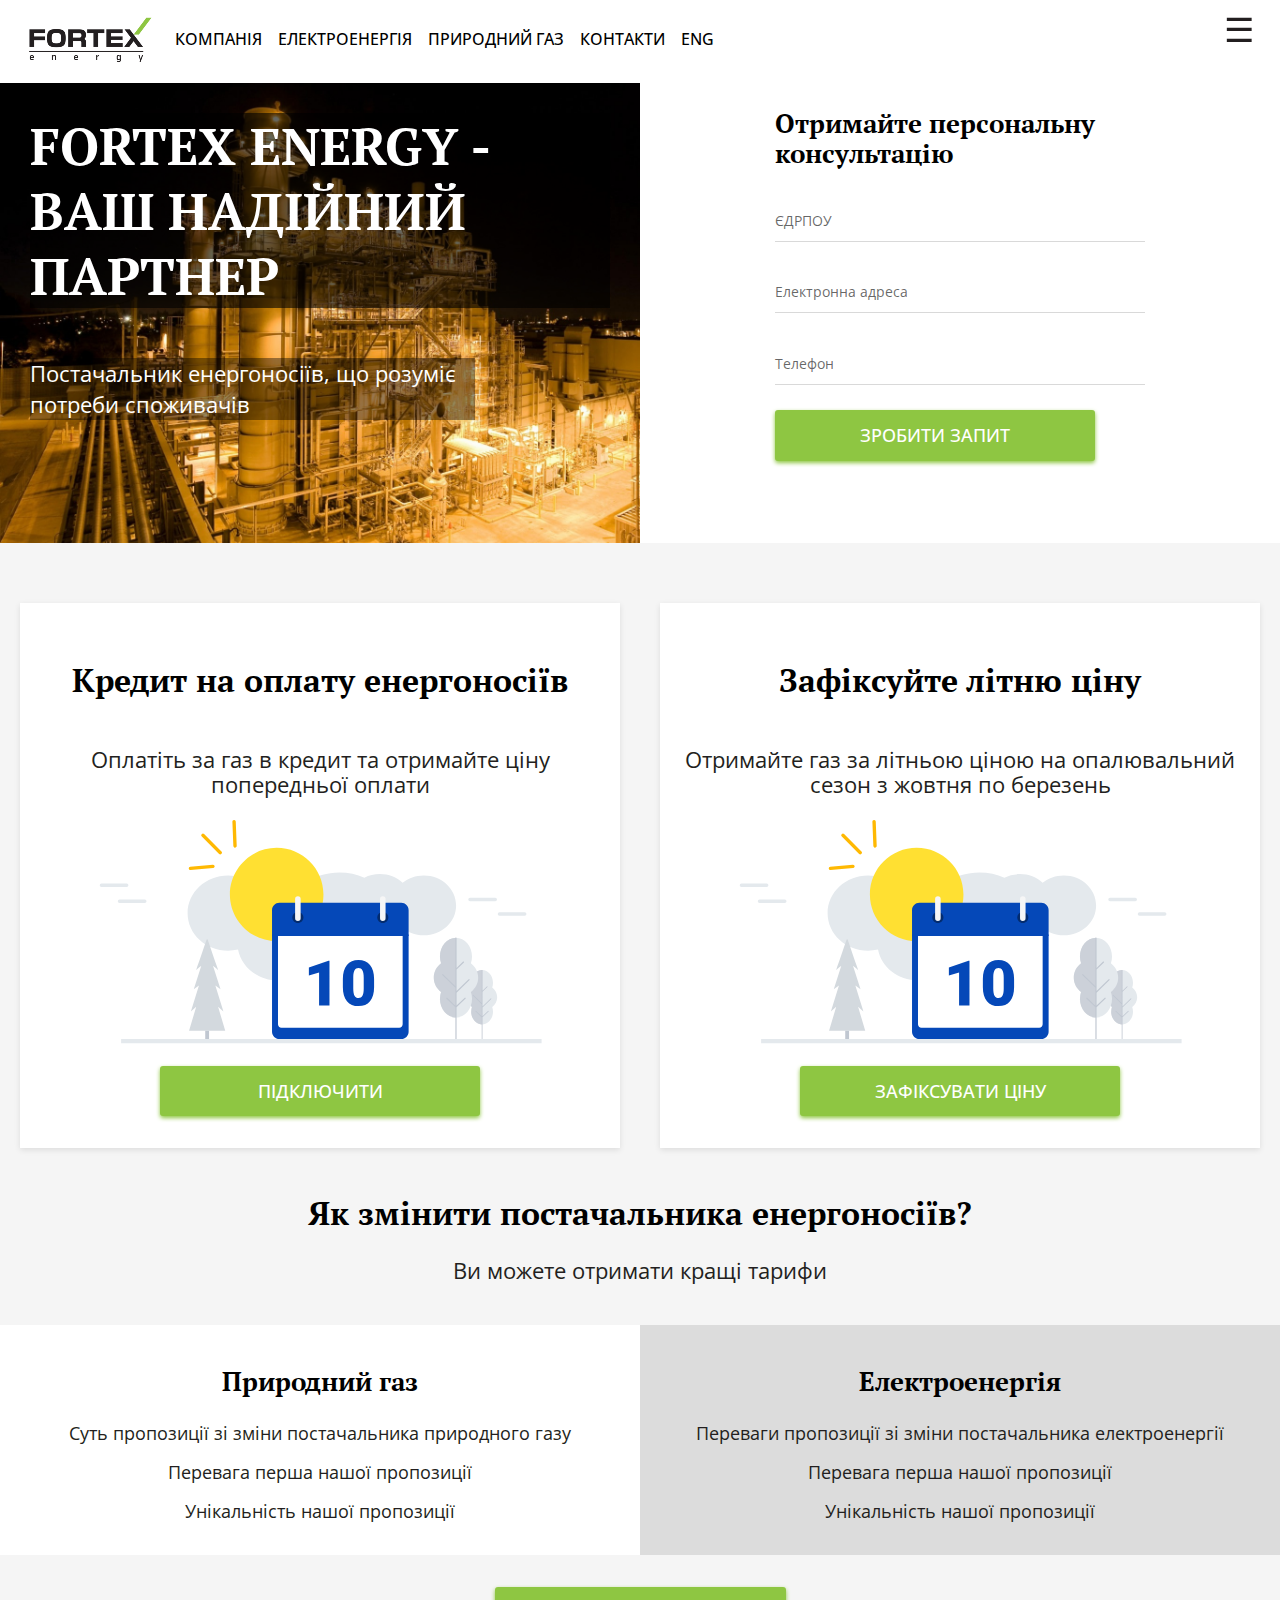
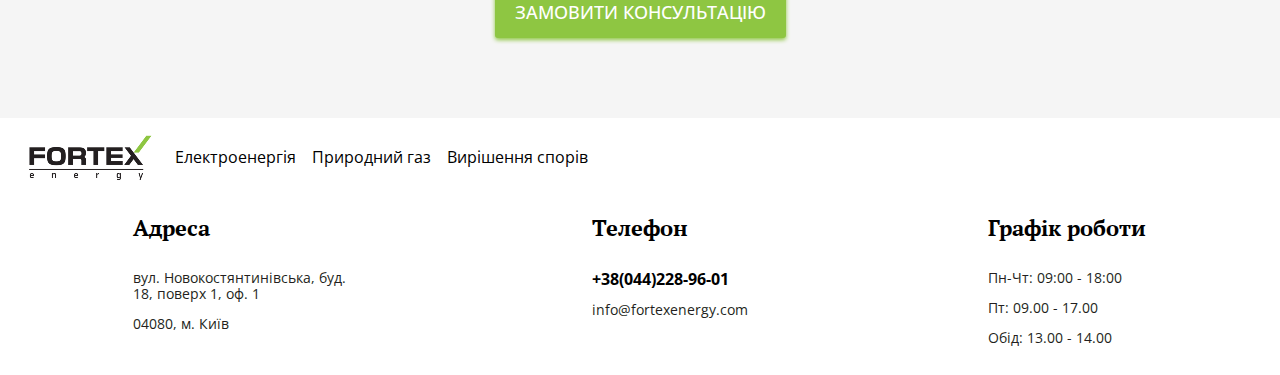
<file: index.html>
<!doctype html>
<html lang="en">
<head>
	<meta charset="utf-8">
	<meta name="viewport" content="width=device-width, initial-scale=1, shrink-to-fit=no">
	<link rel="stylesheet" href="normalize.css">
	<link rel="stylesheet" href="style.css">

	<title>Fortex Energy | Головна</title>
</head>
<body>
	<header class="header">
		<div class="header_logo"><img src="img/logo_black.png" alt="fortexenergy_logo"></div>
		<nav class="main_menu">
			<ul>
				<li><a href="about-us.html">Компанія</a></li>
				<li><a href="energy.html">Електроенергія</a></li>
				<li><a href="gas.html">Природний газ</a></li>
				<li><a href="contact.html">Контакти</a></li>
				<li><a href="#eng">Eng</a></li>
			</ul>
		</nav>
		<div class="burger_icon_box" id="burger_icon_box"><span class="burger_icon">&#9776;</span></div>
		<div id="burger_nav" class="overlay">
			<span class="burger_icon_close" id="burger_icon_close">&times;</span>
			<div class="overlay_menu">
				<ul>
					<li>
						<a href="index.html">Головна</a>
					</li>
					<li>
						<a href="about-us.html">Компанія</a>
					</li>
					<li>
						<a href="energy.html">Електроенергія</a>
					</li>
					<li>
						<a href="gas.html">Природний газ</a>
					</li>
					<li>
						<a href="contact.html">Контакти</a>
					</li>
				</ul>
			</div>
		</div>
	</header>
<main class="main">

<section class="mainscreen">
	<div class="mainscreen_left" style="background-image: ('img/bg-2.jpeg');">
		<div class="">
			<h1>Fortex Energy - ваш надійний партнер</h1>
			<p>Постачальник енергоносіїв, що розуміє потреби споживачів</p>
		</div>
	</div>
	<div class="mainscreen_right">
		<form id="form_mainscreen" class="form_mainscreen">
			<h3>Отримайте персональну консультацію</h3>
			<div class="input_box">
				<input id="fi_1" type="text" name="edrpou" placeholder="" data-placeholder="12345678">
				<label for="fi_1" unselectable="on">ЄДРПОУ</label>
			</div>
			<div class="input_box">
				<input id="fi_2" type="text" name="email"  placeholder="" data-placeholder="your.email@email.com">
				<label for="fi_2" unselectable="on">Електронна адреса</label>
			</div>
			<div class="input_box">
				<input id="fi_3" type="text"  name="phone"  placeholder="" data-placeholder="+380 00 123 5678">
				<label for="fi_3" unselectable="on">Телефон</label>
			</div>
			<button type="submit" class="base_btn">
				Зробити запит
			</button>
		</form>
	</div>
</section>
<section class="services">
	<div class="services_item">
		<h2>Кредит на оплату енергоносіїв</h2>
		<p class="services_subheading">Оплатіть за газ в кредит та отримайте ціну попередньої оплати</p>
		<img src="img/service_2.svg" class="service_1" alt="service_1">
		<button class="base_btn">Підключити</button>
	</div>
	<div class="services_item">
		<h2>Зафіксуйте літню ціну</h2>
		<p class="services_subheading">Отримайте газ за літньою ціною на опалювальний сезон з жовтня по березень</p>
		<img src="img/service_2.svg" class="service_2" alt="service_2">
		<button class="base_btn">Зафіксувати ціну</button>
	</div>
</section>
<section class="change_suplier">
	<div class="change_heading">
		<h2>Як змінити постачальника енергоносіїв?</h2>
		<p>Ви можете отримати кращі тарифи</p>
	</div>
	<div class="change_left">
		<h3>Природний газ</h3>
		<p>Суть пропозиції зі зміни постачальника природного газу</p>
		<p>Перевага перша нашої пропозиції</p>
		<p>Унікальність нашої пропозиції</p>

	</div>
	<div class="change_right">
		<h3>Електроенергія</h3>
		<p>Переваги пропозиції зі зміни постачальника електроенергії</p>
		<p>Перевага перша нашої пропозиції</p>
		<p>Унікальність нашої пропозиції</p>
	</div>
	<div class="change_bottom">
		<button class="base_btn">Замовити консультацію</button>
	</div>
</section>

</main>
	<footer class="footer">
		<div class="footer_first_row">
			<div class="footer_logo"><img src="img/logo_black.png" alt="fortexenergy_logo"></div>
			<nav class="footer_menu">
				<ul>
					<li><a href="energy.html">Електроенергія</a></li>
					<li><a href="gas.html">Природний газ</a></li>
					<li><a href="dispute.html">Вирішення спорів</a></li>
				</ul>
			</nav>
		</div>
		<div class="footer_second_row">
			<div class="footer_address">
					<h4>Адреса</h4>
					<p>вул. Новокостянтинівська, буд. 18, поверх 1, оф. 1</p>
					<p>04080, м. Київ</p>
			</div>
			<div class="footer_tel">
				<h4>Телефон</h4>
				<a href="tel:+380442289601">+38(044)228-96-01</a>
				<p>info@fortexenergy.com</p>
			</div>
			<div class="footer_schedule">
					<h4>Графік роботи</h4>
					<p>Пн-Чт: 09:00 - 18:00</p>
					<p>Пт: 09.00 - 17.00</p>
					<p>Обід: 13.00 - 14.00</p>
			</div>
		</div>
	</footer>
	<script src="https://code.jquery.com/jquery-3.3.1.min.js" integrity="sha256-FgpCb/KJQlLNfOu91ta32o/NMZxltwRo8QtmkMRdAu8=" crossorigin="anonymous"></script>
	<script src="js/main.js"></script>	
</body>
</html>
</file>
<file: style.css>
/*
Theme Name: Fortexenergy
Author: Zhmurko Yuriy
Author URI: https://zhmurko.com.ua/
Description: theme for Fortexenergy company
Version: 1.00
Text Domain: fortexenergy
*/

@import url('https://fonts.googleapis.com/css?family=Open+Sans|PT+Serif');

body {
	font-family: 'Open Sans', sans-serif;
	font-size: 14px;
	background-color: #ffffff;
	color: #231f20;
}


h1, h2, h3, h4, h5, h6{
	font-family: 'PT Serif', serif;	
	color: #000000;
}

h1{
	font-size: 36px;
	text-transform: uppercase;
}

h2{
	font-size: 32px;
}

h3{
	font-size: 26px;
}

h4{
	font-size: 22px;
}

h5{
	font-size: 18px;
}

h6{
	font-size: 16px;
}

ul, ol{
	list-style: none;
}

a{
	text-decoration: none;
}

a:hover{
	color: inherit;
}

.company_color {
	background: #ffffff;
	background: #f5f5f5;
	background: #dcdcdc;
	background: #8ec642;
	background: #231f20;
}

/* Start base Grids */
header.header {
	display: grid;
	grid-template-columns: 150px 1fr 70px;

	background-color: #fff;
	padding: 15px;
}

.header_logo{
	text-align: center;	
}

.burger_icon_box {
	position: fixed;
	top: 10px;
	right: 10px;
}

.burger_icon {
	font-size: 34px;
	cursor: pointer;
	padding: 10px 16px 10px 16px;
}

footer.footer{
	background-color: #fff;
	padding: 15px;
}

footer .footer_first_row{
	display: grid;
	grid-template-columns: 150px 1fr;
}

.footer_logo {
	text-align: center;	
}


.footer_second_row {
	display: grid;
	justify-content: space-around;
	grid-template-columns: 220px 160px 160px;
	grid-template-areas:
		"footer_address footer_tel footer_schedule";
}


.footer_schedule {
	grid-area: footer_schedule;
	justify-self: center;
}

.footer_address {
	grid-area: footer_address;

}

.footer_tel {
	grid-area: footer_tel;
	justify-self: center;
}

.footer_tel a{
	color: #000000;
	font-size: 16px;
	font-weight: 700;
	text-decoration: none;
}

/* End base Grids */
/* Start styling Grids */

.test div:nth-child(n){
	border: 0.2px dashed #8ec642;
}


/* End styling Grids */
/* Start Menus */
.main_menu ul {
	list-style: none;
	margin: 0;
	padding-top: 10px;
	padding-left: 10px;
	overflow: hidden;
}

.main_menu ul li {
	display: inline-block;
	margin-right: 12px;
}

.main_menu ul li a {
	display: inline-block;
	position: relative;
	
	color: #000000;
	text-align: center;
	text-transform: uppercase;
	text-decoration: none;

	font-size: 16px;
	font-weight: 500;
	padding: 5px 0 5px;
}

.main_menu ul li a:after {
	content: '';
	display: inline-block;
	position: absolute;
	
	bottom: 0;
	left: 0;
	border-bottom: 1px solid #8ec642;
	border-radius: 2px;

	width: 0%;
	-webkit-transition: all 0.4s ease-out;
	-moz-transition: all 0.4s ease-out;
	-o-transition: all 0.4s ease-out;
	transition: all 0.4s ease-out;
}

.main_menu ul li a:hover {
	color: #8ec642;
}

.main_menu ul li a:hover:after {
	width: 100%;
}

.footer_menu ul {
	list-style: none;
	margin: 0;
	padding-top: 10px;
	padding-left: 10px;
	overflow: hidden;
}

.footer_menu ul li {
	display: inline-block;
	margin-right: 12px;
}

.footer_menu ul li a {
	display: inline-block;
	position: relative;
	
	color: #000000;
	text-align: center;

	text-decoration: none;

	font-size: 16px;
	font-weight: 400;
	padding: 5px 0 5px;
}

.footer_menu ul li a:after {
	content: '';
	display: inline-block;
	position: absolute;
	
	bottom: 0;
	left: 0;
	border-bottom: 1px solid #8ec642;
	border-radius: 2px;

	width: 0%;
	-webkit-transition: all 0.4s ease-out;
	-moz-transition: all 0.4s ease-out;
	-o-transition: all 0.4s ease-out;
	transition: all 0.4s ease-out;
}

.footer_menu ul li a:hover {
	color: #8ec642;
}

.footer_menu ul li a:hover:after {
	width: 100%;
}

.overlay {
	height: 100%;
	width: 0;
	position: fixed;
	z-index: 1;
	top: 0;
	left: 0;
	background-color: rgb(0, 0, 0);
	background-color: rgba(0, 0, 0, 0.9);
	color: #f5f5f5;
	overflow-x: hidden;
	transition: 0.5s;
}

.overlay_menu {
	position: relative;
	top: 25%;
	width: 100%;
	text-align: center;
	margin-top: 30px;
}

.overlay_menu ul {
	list-style: none;
}

.overlay a {
	padding: 8px;
	text-decoration: none;
	font-size: 36px;
	color: #818181;
	display: block;
	transition: 0.3s;
}

.overlay a:hover,
.overlay a:focus {
	color: #f1f1f1;
}

.overlay .burger_icon_close {
	position: absolute;
	top: 20px;
	right: 45px;
	font-size: 60px;
	cursor: pointer;
	z-index: 99;
}

@media screen and (max-height: 450px) {
	.overlay a {
		font-size: 20px
	}

	.overlay .burger_icon_close {
		font-size: 40px;
		top: 15px;
		right: 35px;
	}

	
}
/* End Menus */
/* Start Buttons */

.base_btn {
	display: inline-block;
	padding: 15px 20px;
	background: #8ec642;
	font-weight: 500;
	color: #ffffff;
	text-transform: uppercase;
	font-size: 18px;
	width: 100%;
	box-shadow: 0px 2px 4px rgba(142, 198, 66, 1);
	border: none;
	border-radius: 3px;
	cursor: pointer; 

	max-width: 320px;
}

.base_btn:hover {
	background: #a0cf60;
}

.base_btn:active {
	background: #6f9e30; 
}

.base_btn:focus {
	outline: #6f9e30 auto 5px;
}

/* End Buttons */
/*** Start Mainscreen section ***/
section.mainscreen {
	display: grid;
	grid-template-columns: 1fr 1fr;
	background-color: #fff;
	padding: 0;
}

.mainscreen_left{
	background: url(img/bg-2.jpeg) left top no-repeat;
	background-size: cover;

	padding: 30px;
	min-height: 400px;
}

.mainscreen_left h1 {
	font-size: 52px;
	font-weight: 700;
	line-height: 1.25;
	color: #ffffff;
	width: 100%;
	margin-top: auto;
	background-color: rgba(0,0,0,0.6);
}

.mainscreen_left p {
	margin-top: 50px;
	font-size: 22px;
	line-height: 1.4;
	color: #ffffff;
	width: 100%;
	margin-bottom: auto;

	max-width: 445px;
	background-color: rgba(0,0,0,0.4);
}


.mainscreen_right{
	justify-self: center;

	padding-bottom: 40px;
	padding-left: 18px;
	padding-right: 18px;
}

.form_mainscreen{
	max-width: 370px;
}

.form_mainscreen h2{
	font-size: 32px;
	margin: 0;
	font-weight: 700;
	margin-bottom: 30px;
}

.form_mainscreen input:focus {
	outline-color: transparent;
}


.form_mainscreen .input_box{
	width: 100%;
	position: relative;
	margin-bottom: 20px; 
}

.form_mainscreen .input_box label {
	position: absolute;
	left: 0;
	top: 50%;
	-webkit-transform: translateY(-50%);
	transform: translateY(-50%);
	color: rgba(0, 0, 0, 0.6);
	-webkit-transition: all 0.25s ease-in-out;
	transition: all 0.25s ease-in-out; 
}

.form_mainscreen .input_box input {
	padding: 10px 0;
	margin: 5px 0;
	border: none;
	font-size: 18px;
	border-bottom: 1px solid rgba(0, 0, 0, 0.15);
	color: #000000;
	width: 100%;
	-webkit-transition: all 0.25s ease-in-out;
	transition: all 0.25s ease-in-out; 
}

.form_mainscreen .input_box input:focus {
	border-bottom: 1px solid #8ec642; 
}

/*** End Mainscreen section ***/
/*** Start services section ***/
section.services{
	display: grid;
	grid-template-columns: repeat(auto-fit, minmax(320px, 1fr));

	text-align: center;
	background-color: #f5f5f5;
	padding-top: 60px;
}

.services_item{
	display: grid;
	justify-items:center;


	background-color: #ffffff;
	margin: 0 20px;
	padding: 5% 20px;


	transition: all 0.25s ease-in-out;
    margin: 0 20px;
    box-shadow: 0 2px 6px rgba(0, 0, 0, 0.1);
}


.services_item h2{
	align-self: start;
}

.services_item .services_subheading{
	font-size: 22px;
	align-self: start;
}

.services_item img{
	margin-bottom: 22px;
	align-self: end;
}

.services_item button{
	align-self: end;
}
/*** End services section ***/
/*** Start change_suplier section ***/
section.change_suplier{
	display: grid;
	grid-template: repeat(3, auto) / repeat(2, 1fr);

	text-align: center;
	background-color: #f5f5f5;

	padding-bottom: 60px;
}

.change_suplier p{
	font-size: 18px;
}

.change_suplier .change_heading {
	grid-column: 1 / -1;
	grid-row: 1;

	justify-self: center;
	margin-top: 20px;
	margin-bottom: 20px;
}

.change_heading p{
	font-size: 22px;

}

.change_suplier .change_left{
	min-height: 180px;

	background-color: #ffffff;
	text-align: center;
	padding: 16px;
}

.change_suplier .change_right{
	background-color: #dcdcdc;
	text-align: center;
	padding: 16px;
}

.change_suplier .change_bottom {
	grid-column: 1 / -1;
	grid-row: 3;

	justify-self: center;
	margin-top: 32px;
	margin-bottom: 20px;
}
/*** End change_suplier section ***/
/*** Start Aboutus page ***/
section.aboutus_mainscreen{
	background: url('img/about_bg.jpg') center bottom no-repeat;
	background-size: cover;
	color: #ffffff;
	min-height: 360px;

	padding-left: 15%;
	padding-right: 15%;
	padding-top: 5%;
	padding-bottom: 5%;

	text-align: center;
}

.aboutus_mainscreen h2{
	font-size: 40px;
	color: #ffffff;
}

.aboutus_mainscreen p{
	font-size: 22px;
	color: #ffffff;
}

.aboutus_content{
	display: grid;
	
	grid-template-columns: repeat(auto-fil, minmax(320px, 1fr));
	grid-template-areas:
			"content_text_1 content_photo_1"
			"content_photo_2 content_text_2";
	
	justify-content: center;

	margin-top: 60px;
	margin-left: 32px;
	margin-right: 32px;
	margin-bottom: 46px;
}

.content_text_1{
	grid-area: content_text_1;
}

.content_photo_1{
	grid-area: content_photo_1;
}

.content_text_2{
	grid-area: content_text_2;	
}

.content_photo_2{
	grid-area: content_photo_2;
}

.aboutus_content img{
	width: 100%;
  	height: auto;
  	max-width: 460px;

  	box-shadow: 0 2px 24px rgba(0, 0, 0, 0.6);
}



/*** End Aboutus page ***/
/*** Start Media query ***/

@media screen and (max-width: 768px) {

	header .main_menu{
		display: none;
	}

	footer .footer_menu{
		display: none;
	}

	.footer_second_row {
		grid-template-columns: 1fr 1fr;
		grid-template-areas:
			"footer_address footer_address"
			"footer_schedule footer_tel";
	}

}

@media screen and (max-width: 768px) {

	header .main_menu{
		display: none;
	}

	footer .footer_menu{
		display: none;
	}

	.footer_second_row {
		grid-template-columns: 1fr 150px 150px;
		grid-template-areas:
			"footer_address footer_tel footer_schedule";
	}

}

@media screen and (max-width: 576px){

	.footer_second_row {
		grid-template-columns: 1fr 1fr;
		grid-template-areas:
			"footer_address footer_address"
			"footer_schedule footer_tel";
	}

}

@media screen and (max-width: 375px){


}

/*** End Media query ***/
</file>
